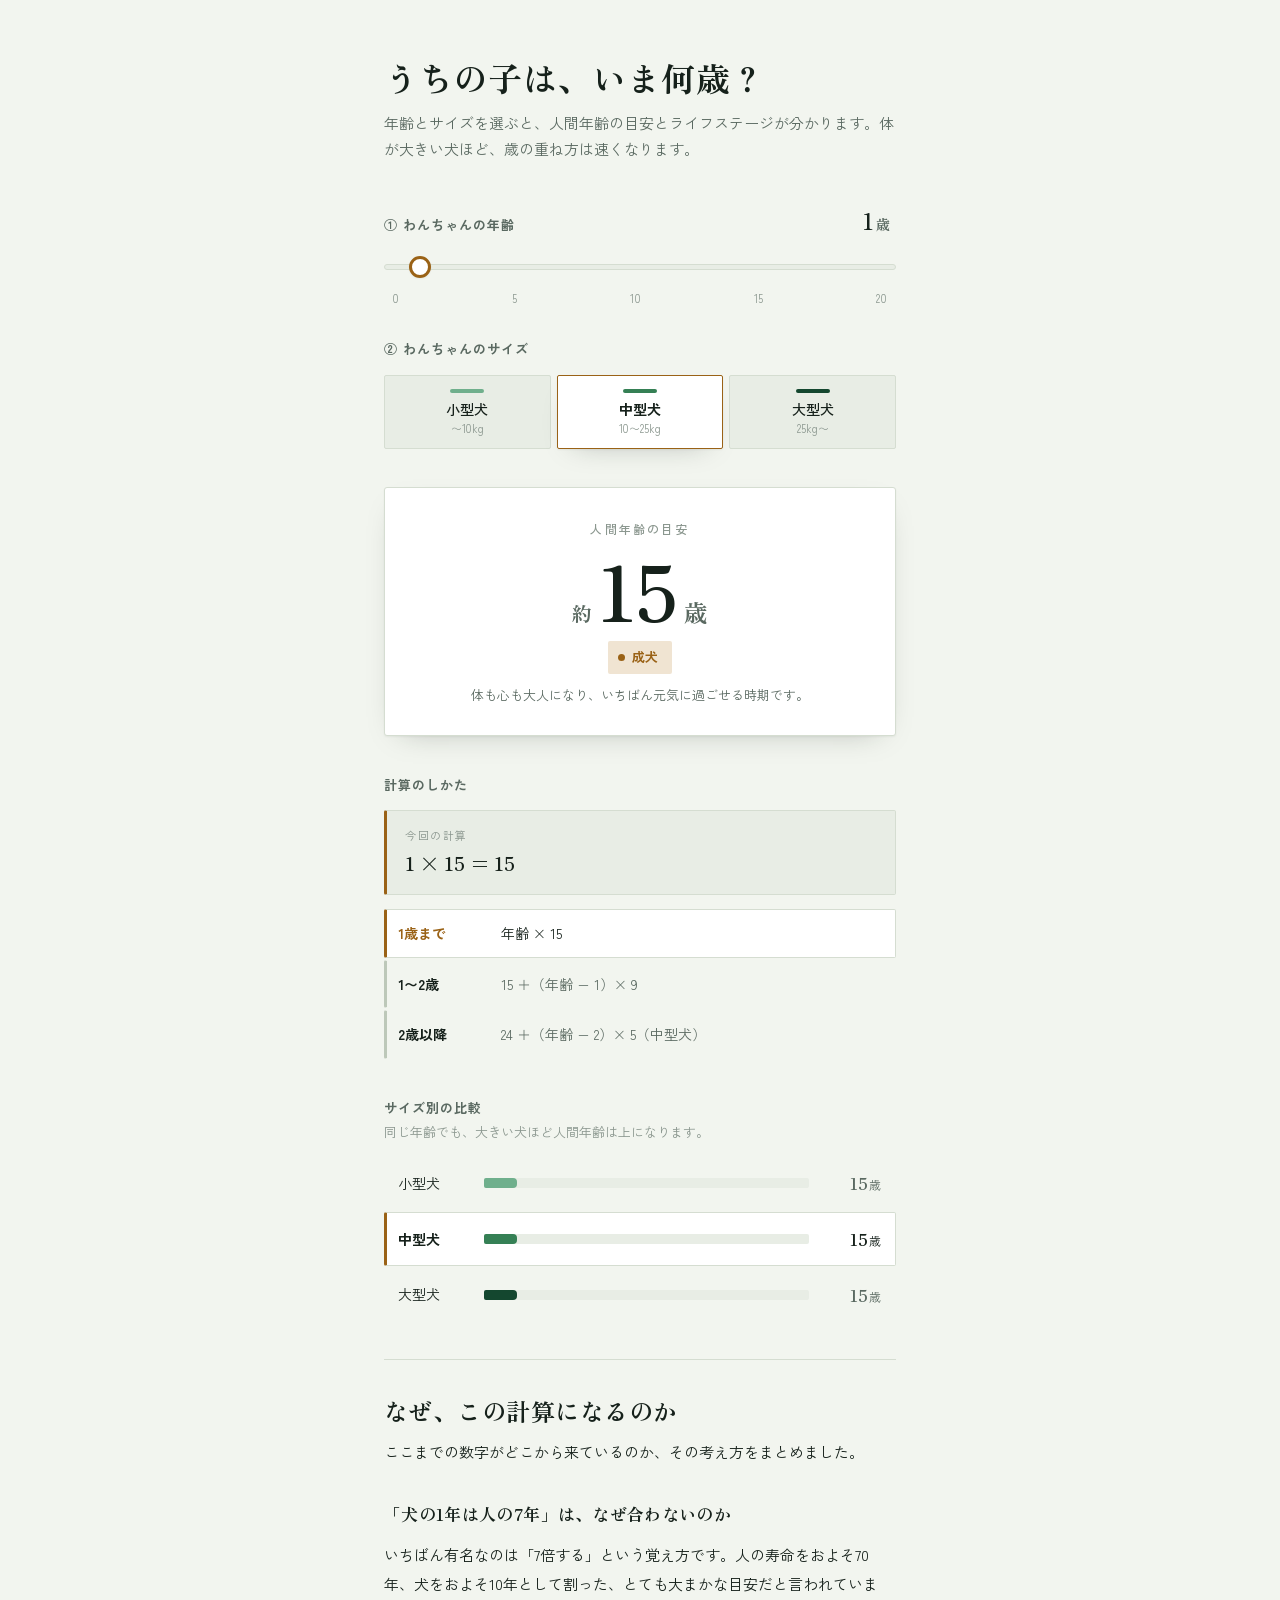
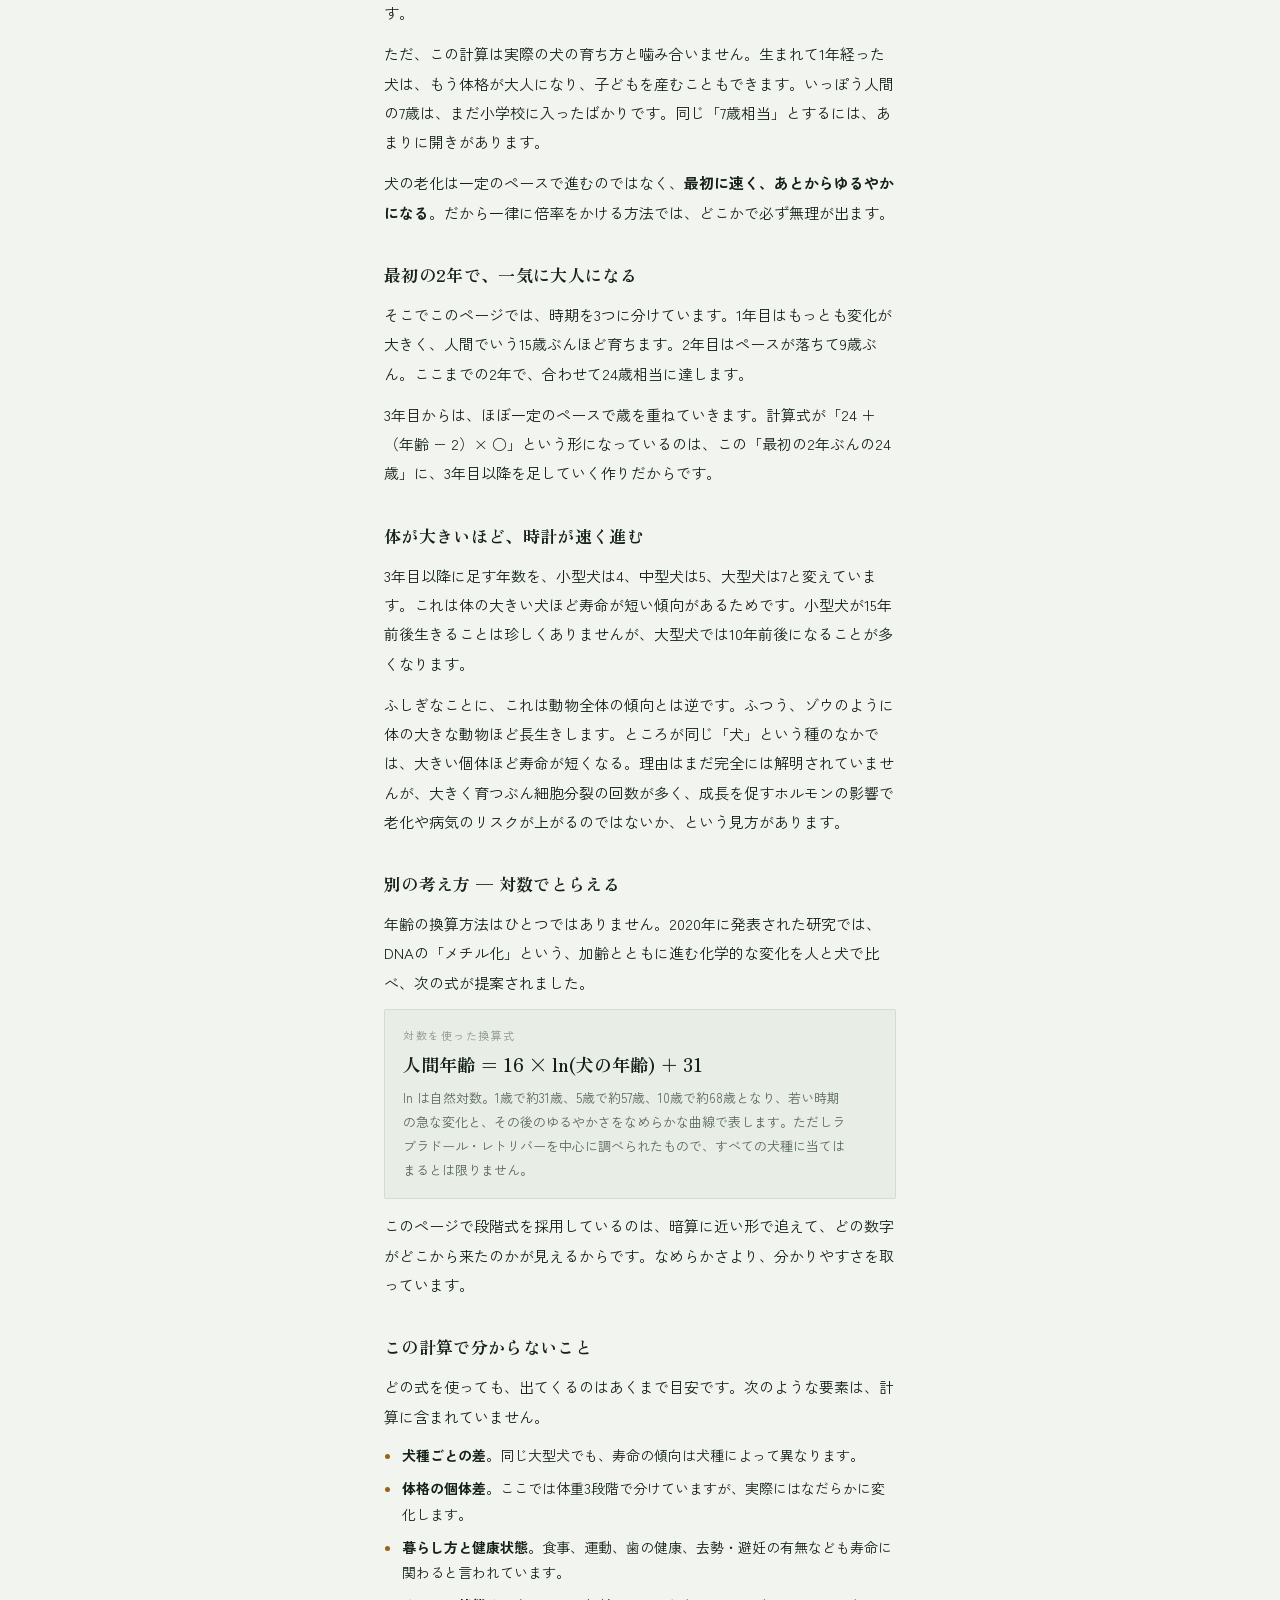
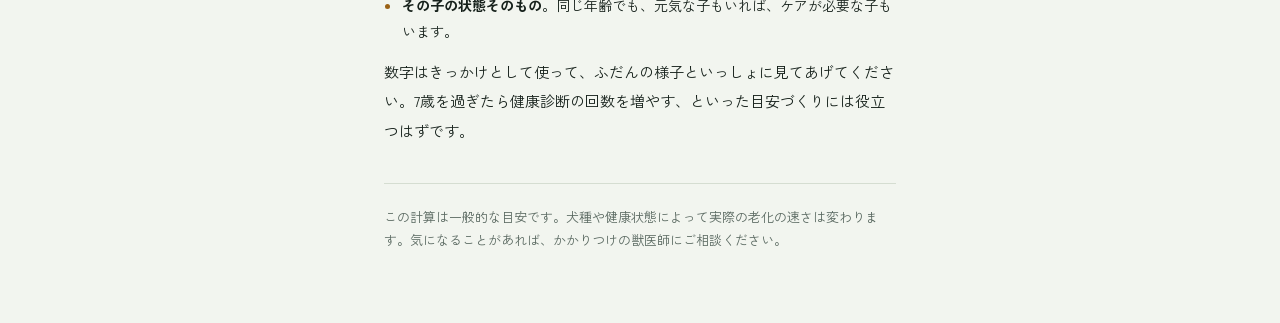
<file: index.html>
<!doctype html>
<html lang="ja">
<head>
<meta charset="utf-8">
<meta name="viewport" content="width=device-width, initial-scale=1">
<title>犬の年齢計算</title>
<meta name="description" content="犬の年齢とサイズから、人間年齢の目安とライフステージを計算します。">
<link rel="preconnect" href="https://fonts.googleapis.com">
<link rel="preconnect" href="https://fonts.gstatic.com" crossorigin>
<link rel="stylesheet" href="https://fonts.googleapis.com/css2?family=Zen+Kaku+Gothic+New:wght@400;500;700&family=Zen+Old+Mincho:wght@600;700&display=swap">
<style>
:root {
  --ground:      #F2F5EF;
  --surface:     #FFFFFF;
  --sunk:        #E8EDE5;
  --line:        #D5DDD1;
  --line-strong: #BDC8B9;
  --ink:         #16211B;
  --ink-soft:    #5A6961;
  --ink-faint:   #8B978F;
  --amber:       #9A6216;
  --amber-sunk:  #F0E4D2;
  --size-1:      #6FAF8C;
  --size-2:      #358055;
  --size-3:      #14472F;
  --shadow: 0 1px 2px rgba(22,33,27,.05), 0 10px 30px -18px rgba(22,33,27,.35);
}
@media (prefers-color-scheme: dark) {
  :root:not([data-theme="light"]) {
    --ground:      #0E1411;
    --surface:     #171F1A;
    --sunk:        #121815;
    --line:        #283329;
    --line-strong: #3A4A3D;
    --ink:         #E6EDE7;
    --ink-soft:    #97A59C;
    --ink-faint:   #6C7A72;
    --amber:       #D9A24F;
    --amber-sunk:  #2E2517;
    --size-1:      #2F6B4C;
    --size-2:      #5CB183;
    --size-3:      #9FE9C0;
    --shadow: 0 1px 2px rgba(0,0,0,.5), 0 10px 30px -18px rgba(0,0,0,.8);
  }
}
:root[data-theme="dark"] {
  --ground:      #0E1411;
  --surface:     #171F1A;
  --sunk:        #121815;
  --line:        #283329;
  --line-strong: #3A4A3D;
  --ink:         #E6EDE7;
  --ink-soft:    #97A59C;
  --ink-faint:   #6C7A72;
  --amber:       #D9A24F;
  --amber-sunk:  #2E2517;
  --size-1:      #2F6B4C;
  --size-2:      #5CB183;
  --size-3:      #9FE9C0;
  --shadow: 0 1px 2px rgba(0,0,0,.5), 0 10px 30px -18px rgba(0,0,0,.8);
}

* { box-sizing: border-box; }

body {
  margin: 0;
  background: var(--ground);
  color: var(--ink);
  font-family: "Zen Kaku Gothic New", system-ui, -apple-system, "Hiragino Kaku Gothic ProN", "Yu Gothic", sans-serif;
  font-size: 16px;
  line-height: 1.75;
  -webkit-font-smoothing: antialiased;
}

.page {
  max-width: 560px;
  margin: 0 auto;
  padding: 56px 24px 72px;
  display: flex;
  flex-direction: column;
  gap: 38px;
}

h1 {
  font-family: "Zen Old Mincho", "Hiragino Mincho ProN", "Yu Mincho", serif;
  font-weight: 700;
  font-size: 34px;
  line-height: 1.3;
  letter-spacing: .02em;
  margin: 0 0 10px;
  text-wrap: balance;
}

.lede {
  margin: 0;
  color: var(--ink-soft);
  font-size: 15px;
  max-width: 34em;
}

.label {
  font-size: 13px;
  font-weight: 700;
  letter-spacing: .08em;
  color: var(--ink-soft);
  margin: 0;
}

/* ---- inputs ---- */

.inputs { display: flex; flex-direction: column; gap: 30px; }

.field { display: flex; flex-direction: column; gap: 14px; }

.field-head {
  display: flex;
  align-items: baseline;
  justify-content: space-between;
  gap: 16px;
}

.readout {
  font-family: "Zen Old Mincho", "Hiragino Mincho ProN", "Yu Mincho", serif;
  font-weight: 700;
  font-size: 22px;
  font-variant-numeric: tabular-nums;
  margin: 0;
}
.readout .unit { font-size: 14px; color: var(--ink-soft); margin-left: 2px; }
.readout .months { font-size: 13px; color: var(--ink-faint); font-family: inherit; font-weight: 400; margin-left: 6px; }

.slider-wrap { display: flex; flex-direction: column; gap: 8px; }

input[type="range"] {
  -webkit-appearance: none;
  appearance: none;
  width: 100%;
  height: 28px;
  margin: 0;
  background: transparent;
  cursor: pointer;
}
input[type="range"]::-webkit-slider-runnable-track {
  height: 6px; border-radius: 3px;
  background: var(--sunk); border: 1px solid var(--line);
}
input[type="range"]::-moz-range-track {
  height: 6px; border-radius: 3px;
  background: var(--sunk); border: 1px solid var(--line);
}
input[type="range"]::-webkit-slider-thumb {
  -webkit-appearance: none; appearance: none;
  width: 22px; height: 22px; margin-top: -9px;
  border-radius: 50%;
  background: var(--surface); border: 3px solid var(--amber);
  box-shadow: var(--shadow);
}
input[type="range"]::-moz-range-thumb {
  width: 22px; height: 22px;
  border-radius: 50%;
  background: var(--surface); border: 3px solid var(--amber);
  box-shadow: var(--shadow);
}
input[type="range"]:focus-visible::-webkit-slider-thumb { outline: 2px solid var(--amber); outline-offset: 3px; }
input[type="range"]:focus-visible::-moz-range-thumb { outline: 2px solid var(--amber); outline-offset: 3px; }

.ticks {
  display: flex;
  justify-content: space-between;
  padding: 0 9px; /* スライダーつまみの可動域に合わせる */
  font-size: 11px;
  color: var(--ink-faint);
  font-variant-numeric: tabular-nums;
  letter-spacing: .04em;
}

/* ---- size selector (segmented) ---- */

.segmented {
  display: grid;
  grid-template-columns: repeat(3, 1fr);
  gap: 6px;
}

.seg { position: relative; display: flex; }
.seg input { position: absolute; opacity: 0; width: 0; height: 0; }

.seg label {
  flex: 1;
  display: flex;
  flex-direction: column;
  align-items: center;
  gap: 1px;
  padding: 13px 8px 12px;
  border: 1px solid var(--line);
  border-radius: 2px;
  background: var(--sunk);
  cursor: pointer;
  text-align: center;
  transition: background .15s ease, border-color .15s ease;
}
.seg label:hover { border-color: var(--line-strong); }
.seg input:checked + label {
  background: var(--surface);
  border-color: var(--amber);
  box-shadow: var(--shadow);
}
.seg input:focus-visible + label { outline: 2px solid var(--amber); outline-offset: 2px; }

.seg-swatch {
  width: 100%;
  max-width: 34px;
  height: 4px;
  border-radius: 2px;
  margin-bottom: 6px;
}
.seg:nth-child(1) .seg-swatch { background: var(--size-1); }
.seg:nth-child(2) .seg-swatch { background: var(--size-2); }
.seg:nth-child(3) .seg-swatch { background: var(--size-3); }

.seg-name { font-size: 14px; font-weight: 500; line-height: 1.4; }
.seg input:checked + label .seg-name { font-weight: 700; }
.seg-sub { font-size: 11px; color: var(--ink-faint); font-variant-numeric: tabular-nums; line-height: 1.4; }

/* ---- result plate ---- */

.result {
  background: var(--surface);
  border: 1px solid var(--line);
  border-radius: 3px;
  box-shadow: var(--shadow);
  padding: 30px 28px 28px;
  display: flex;
  flex-direction: column;
  align-items: center;
  text-align: center;
}

.result-label {
  font-size: 12px;
  font-weight: 500;
  letter-spacing: .18em;
  color: var(--ink-faint);
  margin: 0;
}

.result-figure {
  font-family: "Zen Old Mincho", "Hiragino Mincho ProN", "Yu Mincho", serif;
  font-weight: 700;
  display: flex;
  align-items: baseline;
  gap: 6px;
  line-height: 1;
  margin: 12px 0 0;
}
.result-figure .approx { font-size: 20px; color: var(--ink-soft); }
.result-figure .num { font-size: 76px; font-variant-numeric: tabular-nums; letter-spacing: -.01em; }
.result-figure .unit { font-size: 24px; color: var(--ink-soft); }

.stage {
  display: inline-flex;
  align-items: center;
  gap: 7px;
  padding: 5px 13px 5px 10px;
  border-radius: 2px;
  background: var(--amber-sunk);
  color: var(--amber);
  font-size: 13px;
  font-weight: 700;
  letter-spacing: .06em;
  margin: 14px 0 0;
}
.stage::before {
  content: "";
  width: 7px; height: 7px;
  border-radius: 50%;
  background: currentColor;
}

.stage-note { font-size: 13px; color: var(--ink-soft); margin: 10px 0 0; max-width: 30em; }

/* ---- how it's calculated ---- */

.method { display: flex; flex-direction: column; gap: 14px; }

.worked {
  background: var(--sunk);
  border: 1px solid var(--line);
  border-left: 3px solid var(--amber);
  border-radius: 2px;
  padding: 15px 18px;
  display: flex;
  flex-direction: column;
  gap: 3px;
}
.worked-label { font-size: 11px; letter-spacing: .14em; color: var(--ink-faint); }
.worked-expr {
  font-family: "Zen Old Mincho", "Hiragino Mincho ProN", "Yu Mincho", serif;
  font-weight: 700;
  font-size: 19px;
  font-variant-numeric: tabular-nums;
  line-height: 1.5;
  overflow-x: auto;
  white-space: nowrap;
  padding-bottom: 2px;
}

.rules { margin: 0; padding: 0; list-style: none; display: flex; flex-direction: column; gap: 2px; }

.rule {
  display: grid;
  grid-template-columns: 6.5em 1fr;
  gap: 12px;
  align-items: baseline;
  padding: 11px 14px 11px 11px;
  border: 1px solid transparent;
  border-left: 3px solid var(--line-strong);
  border-radius: 2px;
  font-size: 14px;
  color: var(--ink-soft);
  font-variant-numeric: tabular-nums;
}
.rule[data-active="true"] {
  background: var(--surface);
  border-color: var(--line);
  border-left-color: var(--amber);
  color: var(--ink);
}
.rule dfn { font-style: normal; font-weight: 700; color: var(--ink); }
.rule[data-active="true"] dfn { color: var(--amber); }
.rule-expr { overflow-x: auto; }

/* ---- size comparison ---- */

.compare { display: flex; flex-direction: column; gap: 12px; }
.compare-note { font-size: 13px; color: var(--ink-faint); margin: 2px 0 0; }

.rows { display: flex; flex-direction: column; gap: 2px; }

.crow {
  display: grid;
  grid-template-columns: 4.5em 1fr 3.6em;
  align-items: center;
  gap: 14px;
  padding: 11px 14px 11px 11px;
  border: 1px solid transparent;
  border-left: 3px solid transparent;
  border-radius: 2px;
}
.crow[data-active="true"] {
  background: var(--surface);
  border-color: var(--line);
  border-left-color: var(--amber);
}

.crow-name { font-size: 14px; }
.crow[data-active="true"] .crow-name { font-weight: 700; }

.bar-track {
  display: block;
  height: 10px;
  border-radius: 2px;
  background: var(--sunk);
  overflow: hidden;
}
.bar-fill {
  display: block;
  height: 100%;
  min-width: 2px;
  border-radius: 0 4px 4px 0;
  transition: width .28s cubic-bezier(.22,.61,.36,1);
}
.crow:nth-child(1) .bar-fill { background: var(--size-1); }
.crow:nth-child(2) .bar-fill { background: var(--size-2); }
.crow:nth-child(3) .bar-fill { background: var(--size-3); }

.crow-value {
  font-family: "Zen Old Mincho", "Hiragino Mincho ProN", "Yu Mincho", serif;
  font-weight: 700;
  font-size: 17px;
  font-variant-numeric: tabular-nums;
  text-align: right;
  color: var(--ink-soft);
}
.crow[data-active="true"] .crow-value { color: var(--ink); }
.crow-value .u { font-size: 12px; font-family: "Zen Kaku Gothic New", sans-serif; font-weight: 400; margin-left: 1px; }

/* ---- article ---- */

.article {
  border-top: 1px solid var(--line);
  padding-top: 34px;
  display: flex;
  flex-direction: column;
  gap: 34px;
}

.article-intro { display: flex; flex-direction: column; gap: 8px; }

.article-title {
  font-family: "Zen Old Mincho", "Hiragino Mincho ProN", "Yu Mincho", serif;
  font-weight: 700;
  font-size: 24px;
  line-height: 1.45;
  letter-spacing: .02em;
  margin: 0;
  text-wrap: balance;
}

.article section { display: flex; flex-direction: column; gap: 12px; }

.article h3 {
  font-family: "Zen Old Mincho", "Hiragino Mincho ProN", "Yu Mincho", serif;
  font-weight: 700;
  font-size: 17px;
  line-height: 1.6;
  letter-spacing: .02em;
  margin: 0;
  text-wrap: balance;
}

.article p {
  margin: 0;
  font-size: 15px;
  line-height: 1.95;
  max-width: 34em;
}

.article .aside {
  background: var(--sunk);
  border: 1px solid var(--line);
  border-radius: 2px;
  padding: 16px 18px;
  display: flex;
  flex-direction: column;
  gap: 6px;
}
.aside-label { font-size: 11px; letter-spacing: .14em; color: var(--ink-faint); }
.aside-expr {
  font-family: "Zen Old Mincho", "Hiragino Mincho ProN", "Yu Mincho", serif;
  font-weight: 700;
  font-size: 18px;
  font-variant-numeric: tabular-nums;
  line-height: 1.5;
  overflow-x: auto;
  white-space: nowrap;
  padding-bottom: 2px;
}
.aside p { font-size: 13px; line-height: 1.85; color: var(--ink-soft); }

.limits { margin: 0; padding: 0 0 0 1.15em; display: flex; flex-direction: column; gap: 7px; }
.limits li { font-size: 14px; line-height: 1.85; }
.limits li::marker { color: var(--amber); }

/* ---- footer ---- */

.disclaimer {
  border-top: 1px solid var(--line);
  padding-top: 22px;
  margin: 0;
  font-size: 13px;
  color: var(--ink-soft);
}

@media (prefers-reduced-motion: reduce) {
  * { transition: none !important; animation: none !important; }
}

@media (max-width: 420px) {
  .page { padding: 40px 18px 56px; gap: 30px; }
  h1 { font-size: 28px; }
  .result-figure .num { font-size: 62px; }
  .result { padding: 26px 18px 24px; }
  .worked-expr { font-size: 16px; }
  .rule { grid-template-columns: 5.5em 1fr; gap: 8px; font-size: 13px; }
  .crow { grid-template-columns: 4.2em 1fr 3.4em; gap: 10px; }
  .seg label { padding: 11px 4px 10px; }
  .seg-name { font-size: 13px; }
}
</style>
</head>
<body>
<main class="page">

  <header>
    <h1>うちの子は、いま何歳？</h1>
    <p class="lede">年齢とサイズを選ぶと、人間年齢の目安とライフステージが分かります。体が大きい犬ほど、歳の重ね方は速くなります。</p>
  </header>

  <section class="inputs">

    <div class="field">
      <div class="field-head">
        <p class="label" id="age-label">① わんちゃんの年齢</p>
        <p class="readout" aria-hidden="true"><span id="age-out">1</span><span class="unit">歳</span><span class="months" id="age-months"></span></p>
      </div>
      <div class="slider-wrap">
        <input type="range" id="age" min="0" max="20" step="0.25" value="1"
               aria-labelledby="age-label" aria-valuetext="1歳">
        <div class="ticks" aria-hidden="true">
          <span>0</span><span>5</span><span>10</span><span>15</span><span>20</span>
        </div>
      </div>
    </div>

    <div class="field">
      <p class="label" id="size-label">② わんちゃんのサイズ</p>
      <div class="segmented" role="radiogroup" aria-labelledby="size-label">

        <div class="seg">
          <input type="radio" name="size" id="size-s" value="small">
          <label for="size-s">
            <span class="seg-swatch" aria-hidden="true"></span>
            <span class="seg-name">小型犬</span>
            <span class="seg-sub">〜10kg</span>
          </label>
        </div>

        <div class="seg">
          <input type="radio" name="size" id="size-m" value="medium" checked>
          <label for="size-m">
            <span class="seg-swatch" aria-hidden="true"></span>
            <span class="seg-name">中型犬</span>
            <span class="seg-sub">10〜25kg</span>
          </label>
        </div>

        <div class="seg">
          <input type="radio" name="size" id="size-l" value="large">
          <label for="size-l">
            <span class="seg-swatch" aria-hidden="true"></span>
            <span class="seg-name">大型犬</span>
            <span class="seg-sub">25kg〜</span>
          </label>
        </div>

      </div>
    </div>

  </section>

  <section class="result" aria-live="polite">
    <p class="result-label">人間年齢の目安</p>
    <p class="result-figure">
      <span class="approx">約</span><span class="num" id="human-age">15</span><span class="unit">歳</span>
    </p>
    <p class="stage" id="stage">成犬</p>
    <p class="stage-note" id="stage-note">体も心も大人になり、いちばん元気に過ごせる時期です。</p>
  </section>

  <section class="method">
    <p class="label">計算のしかた</p>

    <div class="worked">
      <span class="worked-label">今回の計算</span>
      <span class="worked-expr" id="worked">1 × 15 ＝ 15</span>
    </div>

    <ul class="rules">
      <li class="rule" id="rule-0"><dfn>1歳まで</dfn><span class="rule-expr">年齢 × 15</span></li>
      <li class="rule" id="rule-1"><dfn>1〜2歳</dfn><span class="rule-expr">15 ＋（年齢 − 1）× 9</span></li>
      <li class="rule" id="rule-2"><dfn>2歳以降</dfn><span class="rule-expr">24 ＋（年齢 − 2）× <span id="rule-mult">5</span><span id="rule-mult-note"></span></span></li>
    </ul>
  </section>

  <section class="compare">
    <div>
      <p class="label">サイズ別の比較</p>
      <p class="compare-note">同じ年齢でも、大きい犬ほど人間年齢は上になります。</p>
    </div>
    <div class="rows">

      <div class="crow" data-row="small">
        <span class="crow-name">小型犬</span>
        <span class="bar-track"><span class="bar-fill" data-bar="small" style="width:10%"></span></span>
        <span class="crow-value"><span data-val="small">15</span><span class="u">歳</span></span>
      </div>

      <div class="crow" data-row="medium">
        <span class="crow-name">中型犬</span>
        <span class="bar-track"><span class="bar-fill" data-bar="medium" style="width:10%"></span></span>
        <span class="crow-value"><span data-val="medium">15</span><span class="u">歳</span></span>
      </div>

      <div class="crow" data-row="large">
        <span class="crow-name">大型犬</span>
        <span class="bar-track"><span class="bar-fill" data-bar="large" style="width:10%"></span></span>
        <span class="crow-value"><span data-val="large">15</span><span class="u">歳</span></span>
      </div>

    </div>
  </section>

  <article class="article">

    <div class="article-intro">
      <h2 class="article-title">なぜ、この計算になるのか</h2>
      <p>ここまでの数字がどこから来ているのか、その考え方をまとめました。</p>
    </div>

    <section>
      <h3>「犬の1年は人の7年」は、なぜ合わないのか</h3>
      <p>いちばん有名なのは「7倍する」という覚え方です。人の寿命をおよそ70年、犬をおよそ10年として割った、とても大まかな目安だと言われています。</p>
      <p>ただ、この計算は実際の犬の育ち方と噛み合いません。生まれて1年経った犬は、もう体格が大人になり、子どもを産むこともできます。いっぽう人間の7歳は、まだ小学校に入ったばかりです。同じ「7歳相当」とするには、あまりに開きがあります。</p>
      <p>犬の老化は一定のペースで進むのではなく、<strong>最初に速く、あとからゆるやかになる</strong>。だから一律に倍率をかける方法では、どこかで必ず無理が出ます。</p>
    </section>

    <section>
      <h3>最初の2年で、一気に大人になる</h3>
      <p>そこでこのページでは、時期を3つに分けています。1年目はもっとも変化が大きく、人間でいう15歳ぶんほど育ちます。2年目はペースが落ちて9歳ぶん。ここまでの2年で、合わせて24歳相当に達します。</p>
      <p>3年目からは、ほぼ一定のペースで歳を重ねていきます。計算式が「24 ＋（年齢 − 2）× ○」という形になっているのは、この「最初の2年ぶんの24歳」に、3年目以降を足していく作りだからです。</p>
    </section>

    <section>
      <h3>体が大きいほど、時計が速く進む</h3>
      <p>3年目以降に足す年数を、小型犬は4、中型犬は5、大型犬は7と変えています。これは体の大きい犬ほど寿命が短い傾向があるためです。小型犬が15年前後生きることは珍しくありませんが、大型犬では10年前後になることが多くなります。</p>
      <p>ふしぎなことに、これは動物全体の傾向とは逆です。ふつう、ゾウのように体の大きな動物ほど長生きします。ところが同じ「犬」という種のなかでは、大きい個体ほど寿命が短くなる。理由はまだ完全には解明されていませんが、大きく育つぶん細胞分裂の回数が多く、成長を促すホルモンの影響で老化や病気のリスクが上がるのではないか、という見方があります。</p>
    </section>

    <section>
      <h3>別の考え方 — 対数でとらえる</h3>
      <p>年齢の換算方法はひとつではありません。2020年に発表された研究では、DNAの「メチル化」という、加齢とともに進む化学的な変化を人と犬で比べ、次の式が提案されました。</p>
      <div class="aside">
        <span class="aside-label">対数を使った換算式</span>
        <span class="aside-expr">人間年齢 ＝ 16 × ln(犬の年齢) ＋ 31</span>
        <p>ln は自然対数。1歳で約31歳、5歳で約57歳、10歳で約68歳となり、若い時期の急な変化と、その後のゆるやかさをなめらかな曲線で表します。ただしラブラドール・レトリバーを中心に調べられたもので、すべての犬種に当てはまるとは限りません。</p>
      </div>
      <p>このページで段階式を採用しているのは、暗算に近い形で追えて、どの数字がどこから来たのかが見えるからです。なめらかさより、分かりやすさを取っています。</p>
    </section>

    <section>
      <h3>この計算で分からないこと</h3>
      <p>どの式を使っても、出てくるのはあくまで目安です。次のような要素は、計算に含まれていません。</p>
      <ul class="limits">
        <li><strong>犬種ごとの差</strong>。同じ大型犬でも、寿命の傾向は犬種によって異なります。</li>
        <li><strong>体格の個体差</strong>。ここでは体重3段階で分けていますが、実際にはなだらかに変化します。</li>
        <li><strong>暮らし方と健康状態</strong>。食事、運動、歯の健康、去勢・避妊の有無なども寿命に関わると言われています。</li>
        <li><strong>その子の状態そのもの</strong>。同じ年齢でも、元気な子もいれば、ケアが必要な子もいます。</li>
      </ul>
      <p>数字はきっかけとして使って、ふだんの様子といっしょに見てあげてください。7歳を過ぎたら健康診断の回数を増やす、といった目安づくりには役立つはずです。</p>
    </section>

  </article>

  <p class="disclaimer">この計算は一般的な目安です。犬種や健康状態によって実際の老化の速さは変わります。気になることがあれば、かかりつけの獣医師にご相談ください。</p>

</main>

<script>
(function () {
  "use strict";

  var PER_YEAR   = { small: 4, medium: 5, large: 7 };
  var SIZE_LABEL = { small: "小型犬", medium: "中型犬", large: "大型犬" };
  var SIZES      = ["small", "medium", "large"];
  var BAR_MAX    = 150; // 20歳・大型犬 = 150歳ぶん。全サイズ共通の目盛り。

  var STAGES = [
    { until: 1,        name: "子犬",    note: "体も心も大きく育つ時期。人間でいえば子どもから思春期にあたります。" },
    { until: 7,        name: "成犬",    note: "体も心も大人になり、いちばん元気に過ごせる時期です。" },
    { until: Infinity, name: "シニア犬", note: "少しずつ落ち着いてくる時期。健康診断の回数を増やすと安心です。" }
  ];

  function humanAge(age, size) {
    if (age <= 1) return age * 15;
    if (age <= 2) return 15 + (age - 1) * 9;
    return 24 + (age - 2) * PER_YEAR[size];
  }

  // 適用される計算式が3つのうちどれかを返す。
  function ruleIndex(age) {
    if (age <= 1) return 0;
    if (age <= 2) return 1;
    return 2;
  }

  function stageFor(age) {
    for (var i = 0; i < STAGES.length; i++) {
      if (age < STAGES[i].until) return STAGES[i];
    }
    return STAGES[STAGES.length - 1];
  }

  // 末尾の余分な0を落として表示する（5 → "5"、0.5 → "0.5"）。
  function trim(n) {
    return String(Math.round(n * 100) / 100);
  }

  var slider    = document.getElementById("age");
  var ageOut    = document.getElementById("age-out");
  var ageMonths = document.getElementById("age-months");
  var humanOut  = document.getElementById("human-age");
  var stageEl   = document.getElementById("stage");
  var stageNote = document.getElementById("stage-note");
  var worked    = document.getElementById("worked");
  var ruleMult  = document.getElementById("rule-mult");
  var ruleNote  = document.getElementById("rule-mult-note");

  function render() {
    var age    = parseFloat(slider.value);
    var size   = document.querySelector('input[name="size"]:checked').value;
    var result = humanAge(age, size);
    var shown  = Math.round(result);

    ageOut.textContent = trim(age);
    ageMonths.textContent = age > 0 && age < 1 ? "（約" + Math.round(age * 12) + "か月）" : "";
    slider.setAttribute("aria-valuetext", trim(age) + "歳、" + SIZE_LABEL[size]);

    humanOut.textContent = String(shown);

    var stage = stageFor(age);
    stageEl.textContent = stage.name;
    stageNote.textContent = stage.note;

    // 今回あてはまる式に、実際の数字を入れて表示する。
    var index = ruleIndex(age);
    if (index === 0) {
      worked.textContent = trim(age) + " × 15 ＝ " + shown;
    } else if (index === 1) {
      worked.textContent = "15 ＋（" + trim(age) + " − 1）× 9 ＝ " + shown;
    } else {
      worked.textContent = "24 ＋（" + trim(age) + " − 2）× " + PER_YEAR[size] + " ＝ " + shown;
    }

    ruleMult.textContent = String(PER_YEAR[size]);
    ruleNote.textContent = "（" + SIZE_LABEL[size] + "）";

    for (var i = 0; i < 3; i++) {
      document.getElementById("rule-" + i).setAttribute("data-active", String(i === index));
    }

    SIZES.forEach(function (key) {
      var value = humanAge(age, key);
      document.querySelector('[data-bar="' + key + '"]').style.width =
        Math.max(value / BAR_MAX * 100, 0) + "%";
      document.querySelector('[data-val="' + key + '"]').textContent = String(Math.round(value));
      document.querySelector('[data-row="' + key + '"]').setAttribute("data-active", String(key === size));
    });
  }

  slider.addEventListener("input", render);
  Array.prototype.forEach.call(document.querySelectorAll('input[name="size"]'), function (radio) {
    radio.addEventListener("change", render);
  });

  render();
})();
</script>
</body>
</html>
</file>
